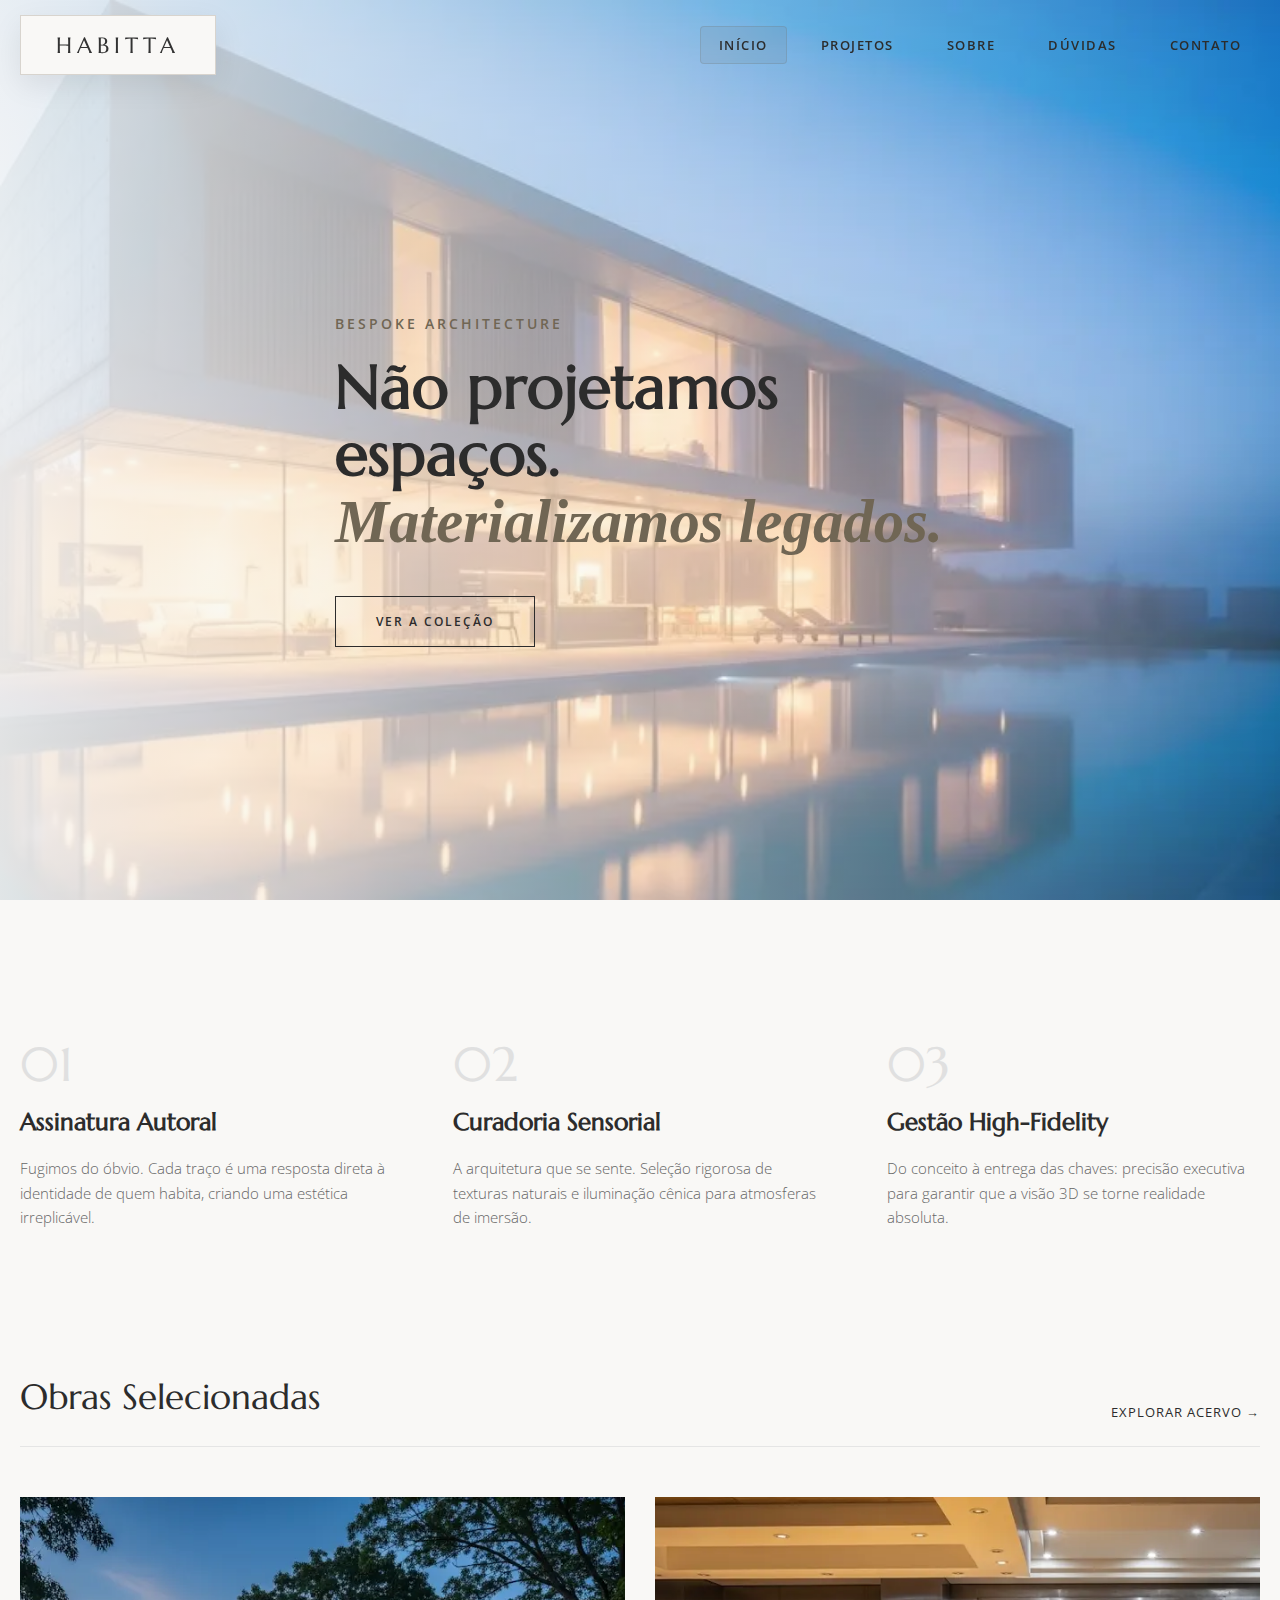
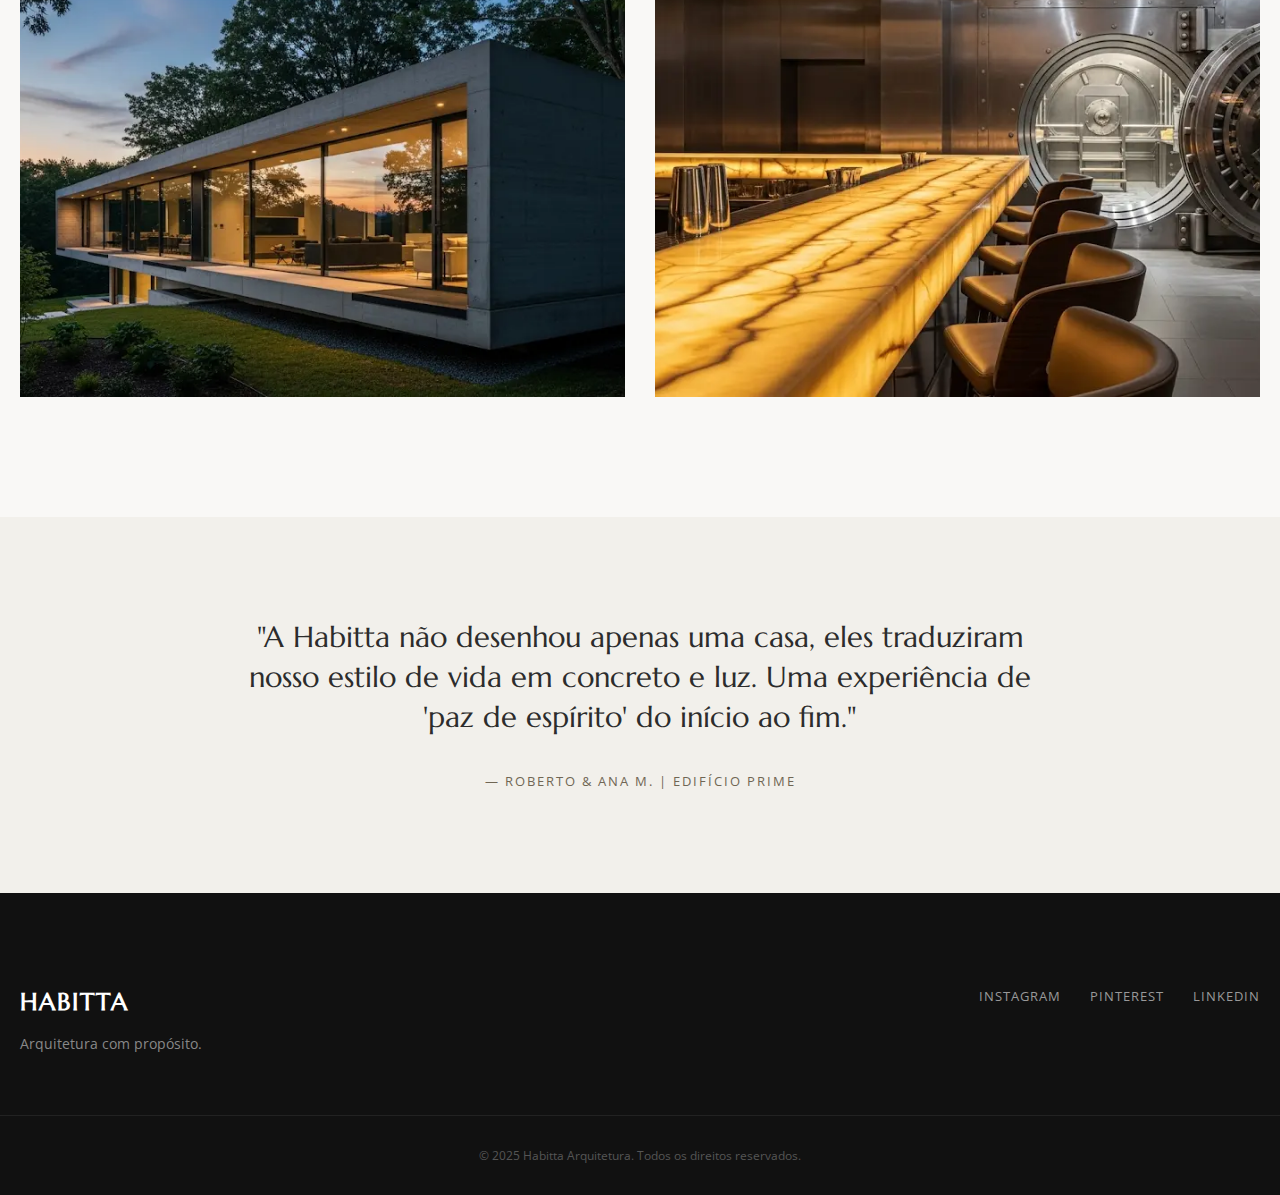
<file: index.html>
<!doctypehtml><html lang=pt-BR><meta charset=UTF-8><meta content="width=device-width,initial-scale=1"name=viewport><title>Habitta | Arquitetura de Essência</title><link href=https://fonts.googleapis.com rel=preconnect><link href=https://fonts.gstatic.com rel=preconnect crossorigin><link href="https://fonts.googleapis.com/css2?family=Marcellus&family=Open+Sans:wght@300;400;600&display=swap"rel=stylesheet><link href=css/style.css rel=stylesheet><header class=header-invert id=header><div class="container header-flex"><h1 class=logo>HABITTA</h1><div class=menu-toggle id=menu-toggle><span></span> <span></span> <span></span></div><nav class=menu id=menu><a href=index.html class=active>Início</a> <a href=projetos.html>Projetos</a> <a href=sobre.html>Sobre</a> <a href=duvidas.html>Dúvidas</a> <a href=contato.html>Contato</a></nav></div></header><section class=hero><div class=hero-overlay></div><div class="container hero-content"><span class=tagline>Bespoke Architecture</span><h1>Não projetamos espaços.<br><em>Materializamos legados.</em></h1><a href=projetos.html class=btn-luxury>Ver a Coleção</a></div></section><section class=conceito><div class="container grid-3"><div class=card><span class=num>01</span><h3>Assinatura Autoral</h3><p>Fugimos do óbvio. Cada traço é uma resposta direta à identidade de quem habita, criando uma estética irreplicável.</div><div class=card><span class=num>02</span><h3>Curadoria Sensorial</h3><p>A arquitetura que se sente. Seleção rigorosa de texturas naturais e iluminação cênica para atmosferas de imersão.</div><div class=card><span class=num>03</span><h3>Gestão High-Fidelity</h3><p>Do conceito à entrega das chaves: precisão executiva para garantir que a visão 3D se torne realidade absoluta.</div></div></section><section class=portfolio-destaque><div class=container><div class=section-header><h2>Obras Selecionadas</h2><a href=projetos.html class=link-texto>Explorar Acervo →</a></div><div class=grid-galeria><a href=casalinear.html class=galeria-item><img alt="Casa Linear"src=imagem/casa-linear.webp><div class=info-hover><h3>Casa Linear</h3><span>Private Residence</span></div></a><a href=loft.html class=galeria-item><img alt="The Vault Loft"src=imagem/loft-urbano.webp><div class=info-hover><h3>The Vault Loft</h3><span>Urban Retreat</span></div></a></div></div></section><section class=depoimento><div class=container><blockquote>"A Habitta não desenhou apenas uma casa, eles traduziram nosso estilo de vida em concreto e luz. Uma experiência de 'paz de espírito' do início ao fim."</blockquote><cite>— Roberto & Ana M. | Edifício Prime</cite></div></section><footer><div class="container footer-content"><div class=brand><h2>HABITTA</h2><p>Arquitetura com propósito.</div><div class=links><a href=#>Instagram</a> <a href=#>Pinterest</a> <a href=#>LinkedIn</a></div></div><div class=copyright><p>© 2025 Habitta Arquitetura. Todos os direitos reservados.</div></footer><script src=js/script.js></script>
</file>
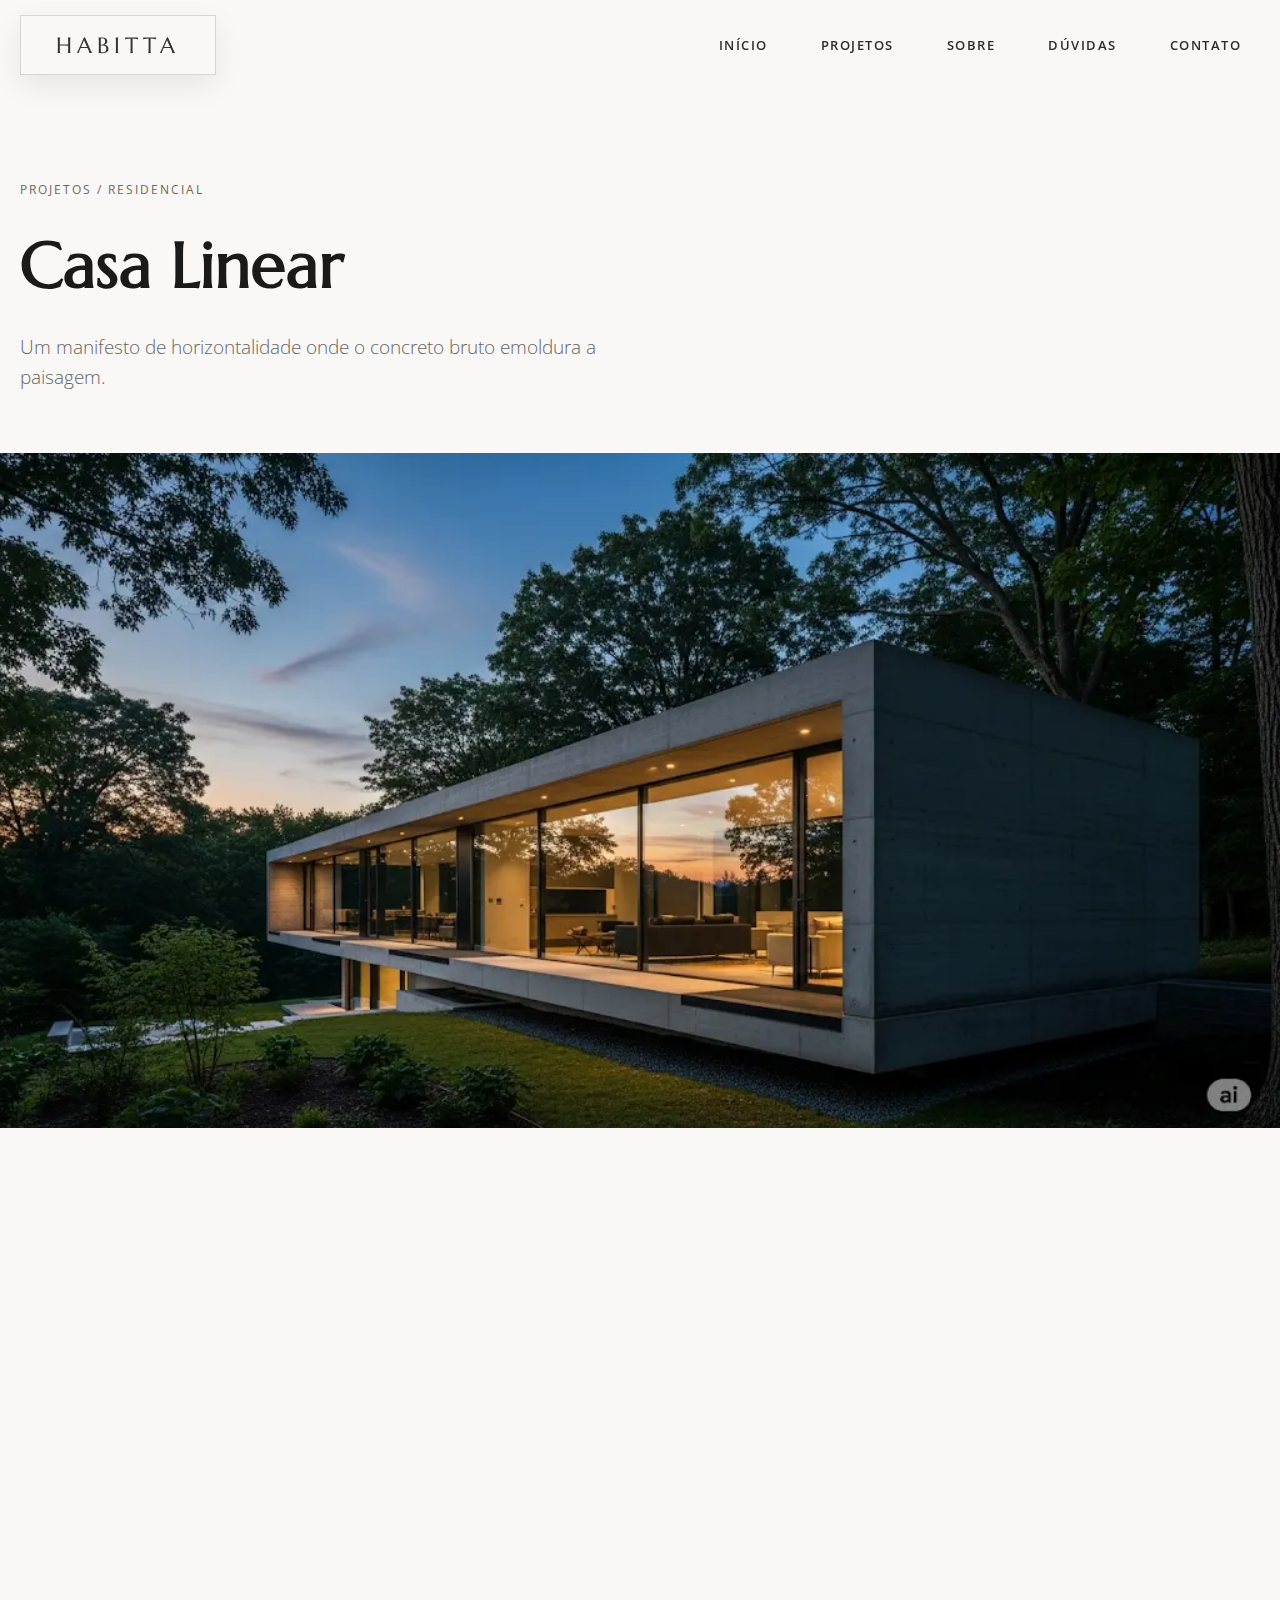
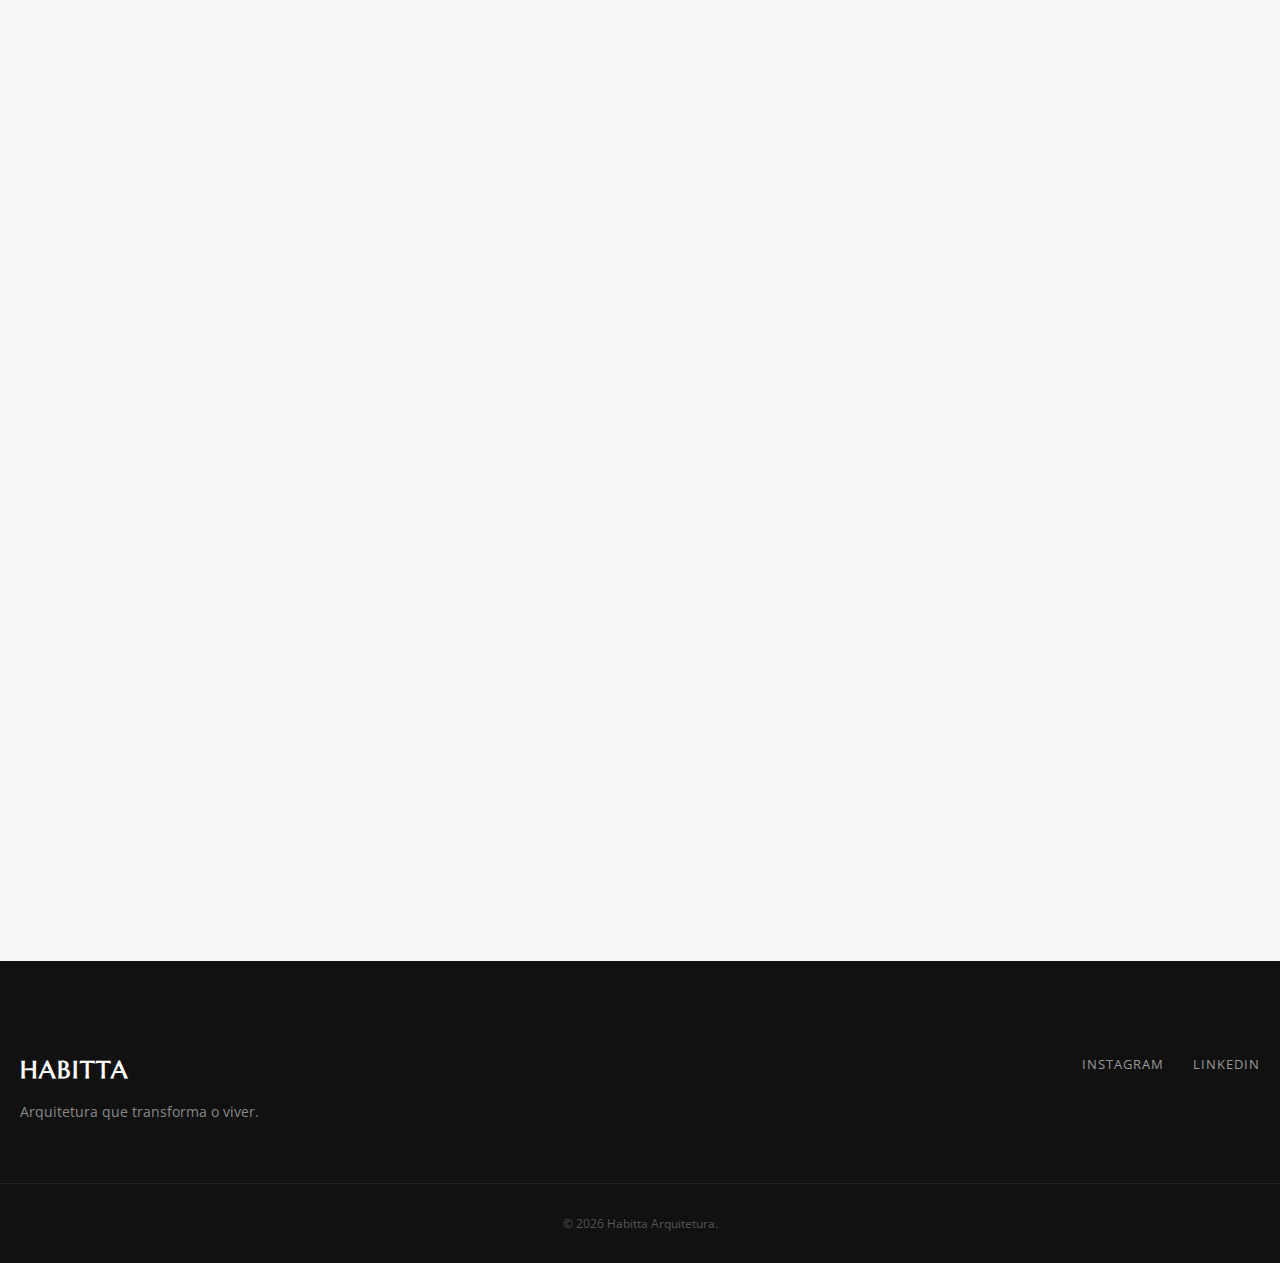
<file: casalinear.html>
<!doctypehtml><html lang=pt-BR><meta charset=UTF-8><meta content="width=device-width,initial-scale=1"name=viewport><title>Casa Linear | Habitta Arquitetura</title><link href="https://fonts.googleapis.com/css2?family=Marcellus&family=Open+Sans:wght@300;400;600&display=swap"rel=stylesheet><link href=css/style.css rel=stylesheet><link href=css/casalineardetalhe.css rel=stylesheet><body class="pagina-projeto style-clean"><header class=header-invert id=header><div class="container header-flex"><a href=index.html class=logo>HABITTA</a><div class=menu-toggle id=menu-toggle><span></span><span></span><span></span></div><nav class=menu id=menu><a href=index.html>Início</a> <a href=projetos.html>Projetos</a> <a href=sobre.html>Sobre</a> <a href=duvidas.html>Dúvidas</a> <a href=contato.html>Contato</a></nav></div></header><main><section class="container reveal projeto-header"><div class=header-content><span class=breadcrumb>Projetos / Residencial</span><h1>Casa Linear</h1><p class=subtitle>Um manifesto de horizontalidade onde o concreto bruto emoldura a paisagem.</div></section><section class="reveal projeto-hero-img"><div class=img-wrapper><img alt="Casa Linear"src=imagem/casa-linear-hero.webp class=parallax-img></div></section><section class="container projeto-sobre"><div class=grid-clean><div class="reveal col-texto"><h2>O Conceito</h2><p>Projetada para diluir os limites entre o refúgio humano e a natureza selvagem, a <strong>Casa Linear</strong> se estende como um traço único na paisagem. A arquitetura abraça a honestidade estrutural do concreto aparente e a continuidade visual.<p>Não há barreiras visuais rígidas; apenas planos de vidro que permitem que a luz do amanhecer atravesse a residência. O pátio central atua como o pulmão da casa, trazendo o verde para o núcleo da vivência familiar.<div class=destaque-box><p>"A arquitetura não deve apenas pousar sobre o terreno, mas dialogar com ele em silêncio e respeito."</div></div><div class="reveal col-ficha"><div class=ficha-box><h3>Ficha Técnica</h3><ul class=lista-detalhes><li><span>Localização</span><strong>Bragança Paulista, SP</strong><li><span>Área</span><strong>520 m²</strong><li><span>Ano</span><strong>2024</strong><li><span>Fotografia</span><strong>Built Studio</strong></ul><a href=contato.html class=btn-solid>Solicitar Orçamento</a></div></div></div></section><section class="container reveal projeto-galeria"><div class=gallery-clean><div class=gallery-item><img alt=Interior src=imagem/casa-linear-int1.webp></div><div class=gallery-item><img alt=Cozinha src=imagem/casa-linear-int2.webp></div><div class=gallery-item><img alt=Suíte src=imagem/casa-linear-int3.webp></div></div></section><section class="container reveal nav-bottom"><div class=nav-wrapper><a href=index.html class=nav-link-item>← Voltar para Início</a> <a href=loft.html class=nav-link-item>The Vault Lounge →</a></div></section></main><footer><div class="container footer-content"><div class=brand><h2>HABITTA</h2><p>Arquitetura que transforma o viver.</div><div class=links><a href=#>Instagram</a> <a href=#>LinkedIn</a></div></div><div class=copyright>© 2026 Habitta Arquitetura.</div></footer><script src=js/script.js></script>
</file>
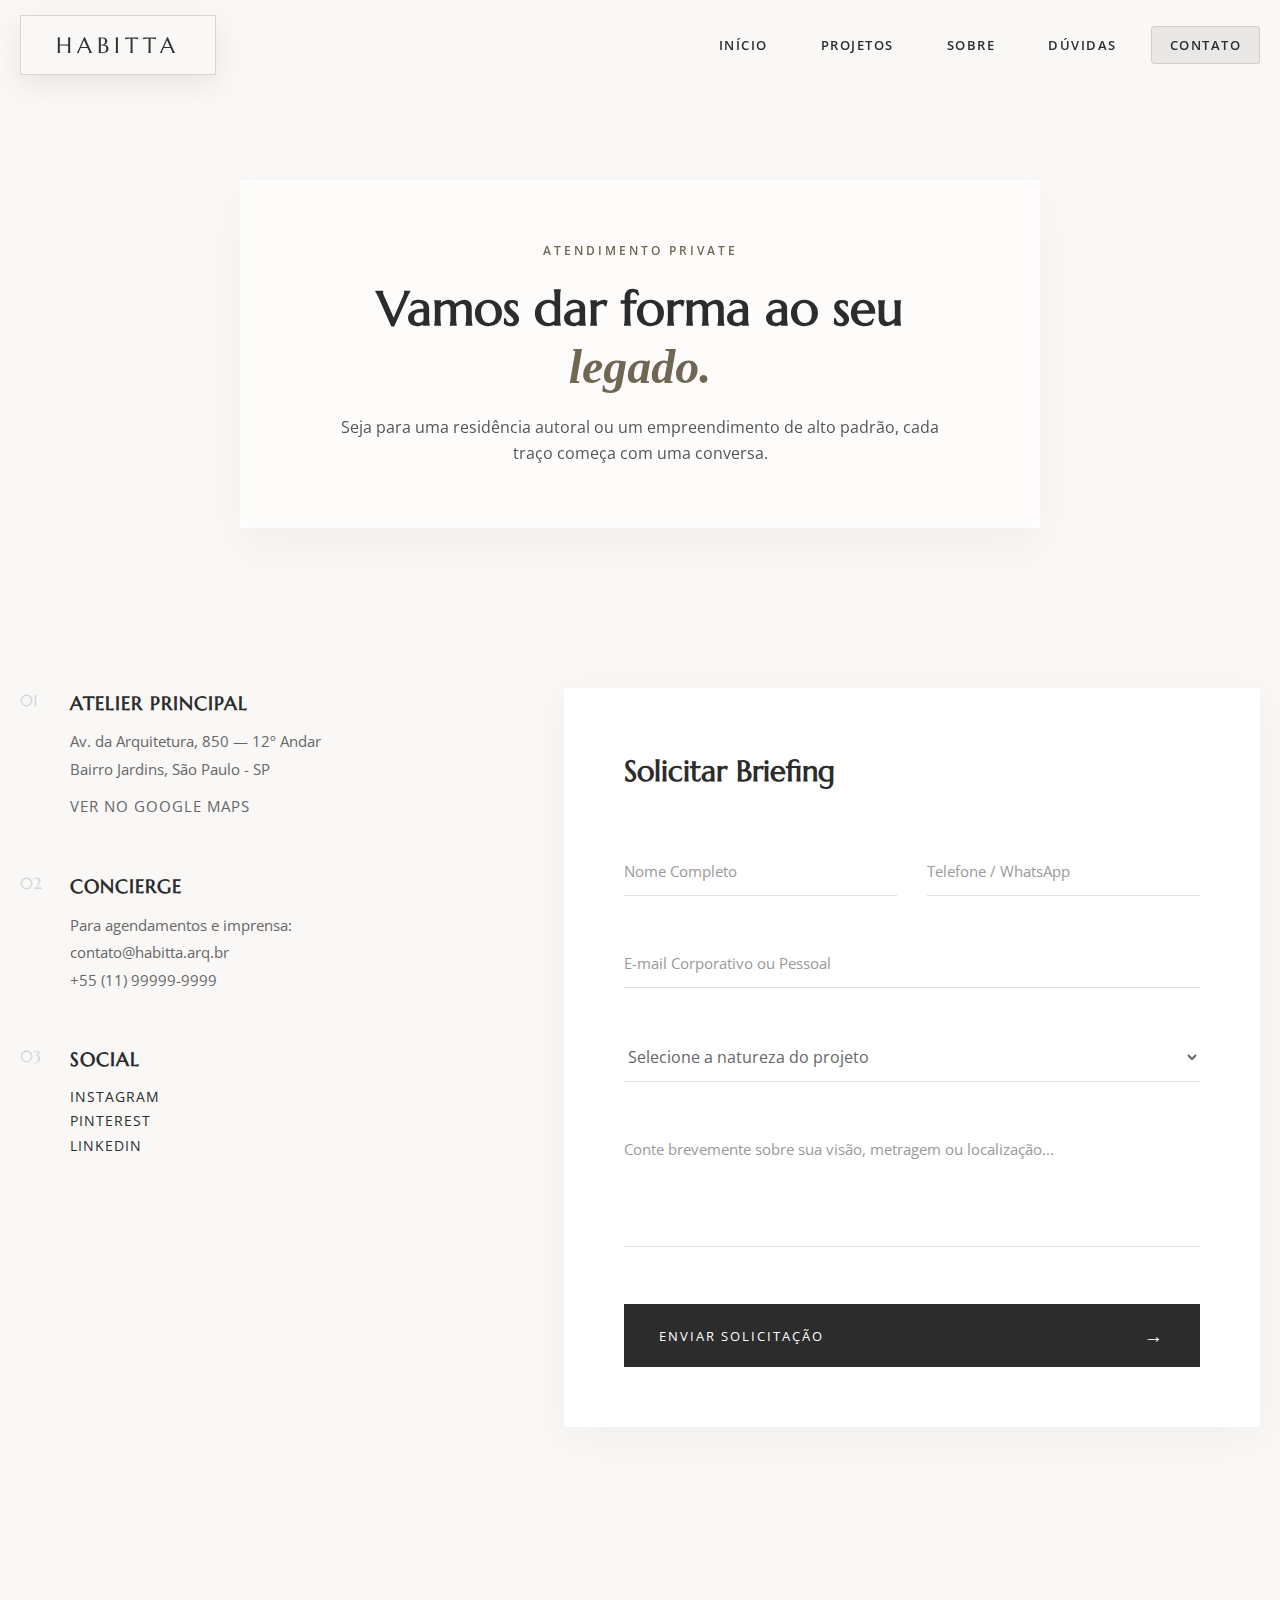
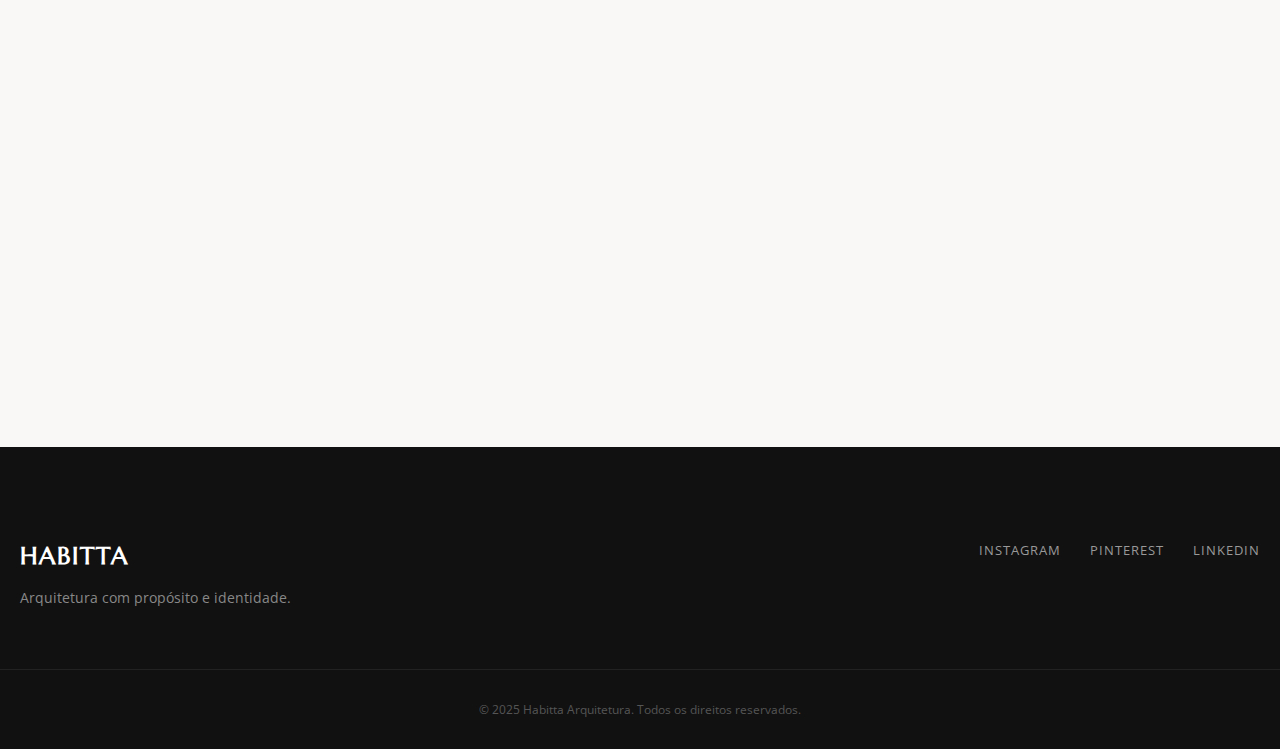
<file: contato.html>
<!doctypehtml><html lang=pt-BR><meta charset=UTF-8><meta content="width=device-width,initial-scale=1"name=viewport><title>Contato & Consultoria | Habitta</title><meta content="Inicie seu projeto Bespoke com a Habitta. Consultoria de arquitetura e interiores de alto padrão."name=description><link href=imagem/favicon.ico rel=icon type=image/x-icon><link href=https://fonts.googleapis.com rel=preconnect><link href=https://fonts.gstatic.com rel=preconnect crossorigin><link href="https://fonts.googleapis.com/css2?family=Marcellus&family=Open+Sans:wght@300;400;600&display=swap"rel=stylesheet><link href=css/style.css rel=stylesheet><link href=css/contato.css rel=stylesheet><header class=header-invert id=header><div class="container header-flex"><a href=index.html class=logo>HABITTA</a><div class=menu-toggle id=menu-toggle><span></span> <span></span> <span></span></div><nav class=menu id=menu><a href=index.html>Início</a> <a href=projetos.html>Projetos</a> <a href=sobre.html>Sobre</a> <a href=duvidas.html>Dúvidas</a> <a href=contato.html class=active>Contato</a></nav></div></header><section class=page-hero><div class=container><div class="animar hero-card-glass"><span class=eyebrow>Atendimento Private</span><h1>Vamos dar forma ao seu <em>legado.</em></h1><p>Seja para uma residência autoral ou um empreendimento de alto padrão, cada traço começa com uma conversa.</div></div></section><section class=contact-main><div class="container grid-contact"><aside class="animar contact-info"><div class=info-group><span class=serial-num>01</span><h3>Atelier Principal</h3><p>Av. da Arquitetura, 850 — 12º Andar<br>Bairro Jardins, São Paulo - SP</p><a href=# class=link-gold>Ver no Google Maps</a></div><div class=info-group><span class=serial-num>02</span><h3>Concierge</h3><p>Para agendamentos e imprensa:<p class=contact-link>contato@habitta.arq.br<p class=contact-link>+55 (11) 99999-9999</div><div class=info-group><span class=serial-num>03</span><h3>Social</h3><div class=social-list><a href=#>Instagram</a> <a href=#>Pinterest</a> <a href=#>LinkedIn</a></div></div></aside><div class="animar form-wrapper"><h2 class=form-title>Solicitar Briefing</h2><form action=https://formspree.io/f/SEU-ENDPOINT class=habitta-form method=POST><input name=_next type=hidden value=https://SEU-DOMINIO/obrigado.html><div class=input-row><div class=input-group><input name=nome id=nome placeholder=" "required> <label for=nome>Nome Completo</label></div><div class=input-group><input name=telefone id=telefone placeholder=" "required type=tel> <label for=telefone>Telefone / WhatsApp</label></div></div><div class=input-group><input name=email id=email placeholder=" "required type=email> <label for=email>E-mail Corporativo ou Pessoal</label></div><div class=input-group><select id=assunto name=assunto required><option value=""disabled selected>Selecione a natureza do projeto<option value=residencial>Projeto Residencial Bespoke<option value=comercial>Corporativo / Comercial<option value=interiores>Consultoria de Interiores<option value=imprensa>Imprensa / Outros</select></div><div class=input-group><textarea id=mensagem name=mensagem placeholder=" "required></textarea> <label for=mensagem>Conte brevemente sobre sua visão, metragem ou localização...</label></div><button class=btn-luxury-submit type=submit>Enviar Solicitação <span class=arrow>→</span></button></form></div></div></section><section class=mapa-cinematografico><iframe allowfullscreen height=500 loading=lazy src="https://www.google.com/maps/embed?pb=!1m18!1m12!1m3!1d3657.1975!2d-46.656!3d-23.563!2m3!1f0!2f0!3f0!3m2!1i1024!2i768!4f13.1!3m3!1m2!1s0x0%3A0x0!2zMjPCsDMzJzQ2LjgiUyA0NsKwMzknMjEuNiJX!5e0!3m2!1spt-BR!2sbr!4v1600000000000!5m2!1spt-BR!2sbr"style=border:0 width=100%></iframe></section><footer><div class="container footer-content"><div class=brand><h2>HABITTA</h2><p>Arquitetura com propósito e identidade.</div><div class=links><a href=#>Instagram</a> <a href=#>Pinterest</a> <a href=#>LinkedIn</a></div></div><div class=copyright><p>© 2025 Habitta Arquitetura. Todos os direitos reservados.</div></footer><script src=js/script.js></script>
</file>
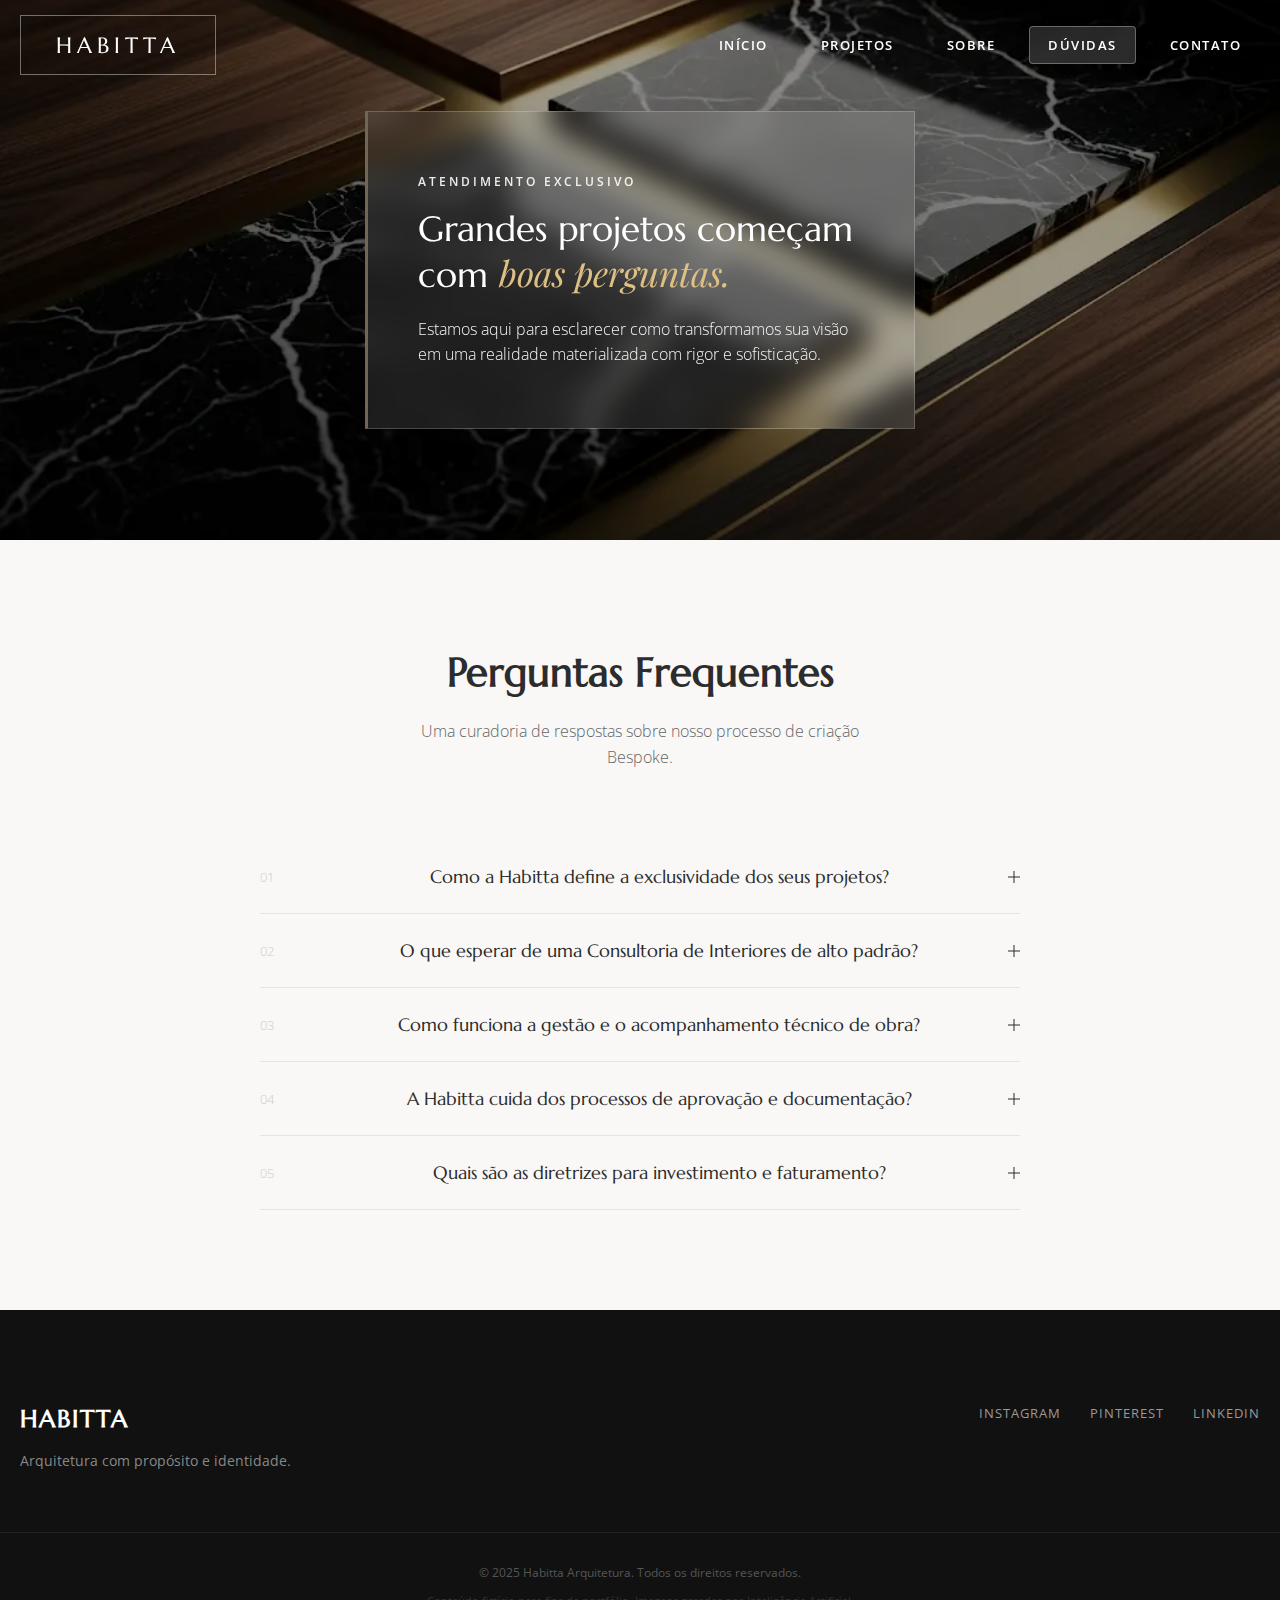
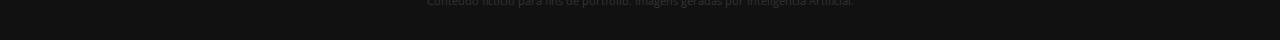
<file: duvidas.html>
<!doctypehtml><html lang=pt-BR><meta charset=UTF-8><meta content="width=device-width,initial-scale=1"name=viewport><title>Dúvidas & Processos | Habitta Arquitetura</title><meta content="Esclareça suas dúvidas sobre o processo de design bespoke da Habitta Arquitetura. Excelência em projetos residenciais e comerciais de alto padrão."name=description><meta content="habitta arquitetura, arquitetura de luxo, bespoke design, consultoria arquitetônica, projetos alto padrão"name=keywords><meta content="Habitta Arquitetura"name=author><meta content="Dúvidas | Habitta Arquitetura"property=og:title><meta content="Entenda como materializamos projetos exclusivos com rigor técnico e sofisticação."property=og:description><meta content=imagem/banner-duvidas.webp property=og:image><meta content=website property=og:type><link href=imagem/favicon.ico rel=icon type=image/x-icon><link href=https://fonts.googleapis.com rel=preconnect><link href=https://fonts.gstatic.com rel=preconnect crossorigin><link href="https://fonts.googleapis.com/css2?family=Marcellus&family=Open+Sans:wght@300;400;600&family=Playfair+Display:ital@1&display=swap"rel=stylesheet><link href=css/style.css rel=stylesheet><link href=css/duvidas.css rel=stylesheet><header id=header><div class="container header-flex"><a href=index.html class=logo>HABITTA</a><div class=menu-toggle id=menu-toggle><span></span> <span></span> <span></span></div><nav class=menu id=menu><a href=index.html>Início</a> <a href=projetos.html>Projetos</a> <a href=sobre.html>Sobre</a> <a href=duvidas.html class=active>Dúvidas</a> <a href=contato.html>Contato</a></nav></div></header><section class=page-hero><div class=container><div class="animar hero-card-glass"><span class=eyebrow>Atendimento Exclusivo</span><h1>Grandes projetos começam com <em>boas perguntas.</em></h1><p>Estamos aqui para esclarecer como transformamos sua visão em uma realidade materializada com rigor e sofisticação.</div></div></section><section class=faq-section><div class="container small-container"><div class="animar faq-header"><h2 class=secao-titulo>Perguntas Frequentes</h2><p>Uma curadoria de respostas sobre nosso processo de criação Bespoke.</div><div class=accordion><div class="animar accordion-item"><button class=accordion-btn><span class=num>01</span> Como a Habitta define a exclusividade dos seus projetos? <span class=icon></span></button><div class=accordion-content><div class=content-inner><p>Não acreditamos em fórmulas replicáveis. Cada residência ou espaço corporativo é desenvolvido através de um <strong>Bespoke Design</strong>, onde as linhas minimalistas encontram a identidade sensorial do cliente. O resultado é um projeto autoral e irreplicável.</div></div></div><div class="animar accordion-item"><button class=accordion-btn><span class=num>02</span> O que esperar de uma Consultoria de Interiores de alto padrão? <span class=icon></span></button><div class=accordion-content><div class=content-inner><p>Nossa consultoria é uma curadoria estética e técnica. Focamos na seleção de materiais nobres e mobiliário que dialogue com a arquitetura existente. É a solução ideal para quem busca elevar a sofisticação de um ambiente com agilidade e precisão.</div></div></div><div class="animar accordion-item"><button class=accordion-btn><span class=num>03</span> Como funciona a gestão e o acompanhamento técnico de obra? <span class=icon></span></button><div class=accordion-content><div class=content-inner><p>O maior luxo é a paz de espírito. Oferecemos um acompanhamento rigoroso para garantir que o <strong>High-fidelity</strong> do projeto 3D se materialize com perfeição. Gerimos os detalhes técnicos e a qualidade dos acabamentos finos.</div></div></div><div class="animar accordion-item"><button class=accordion-btn><span class=num>04</span> A Habitta cuida dos processos de aprovação e documentação? <span class=icon></span></button><div class=accordion-content><div class=content-inner><p>Sim. Cuidamos de toda a inteligência normativa e burocrática. Desde os projetos legais até a aprovação em órgãos municipais, garantindo que o seu investimento esteja assegurado e em conformidade.</div></div></div><div class="animar accordion-item"><button class=accordion-btn><span class=num>05</span> Quais são as diretrizes para investimento e faturamento? <span class=icon></span></button><div class=accordion-content><div class=content-inner><p>Trabalhamos com contratos estruturados por marcos de entrega (milestones). Oferecemos total transparência financeira com faturamento personalizado, garantindo segurança jurídica e financeira em cada etapa.</div></div></div></div></div></section><footer><div class="container footer-content"><div class=brand><h2>HABITTA</h2><p>Arquitetura com propósito e identidade.</div><div class=links><a href=#>Instagram</a> <a href=#>Pinterest</a> <a href=#>LinkedIn</a></div></div><div class=copyright><p>© 2025 Habitta Arquitetura. Todos os direitos reservados.<p class=footer-disclaimer style=font-size:.7rem;opacity:.5;margin-top:10px>Conteúdo fictício para fins de portfólio. Imagens geradas por Inteligência Artificial.</div></footer><script src=js/script.js></script>
</file>
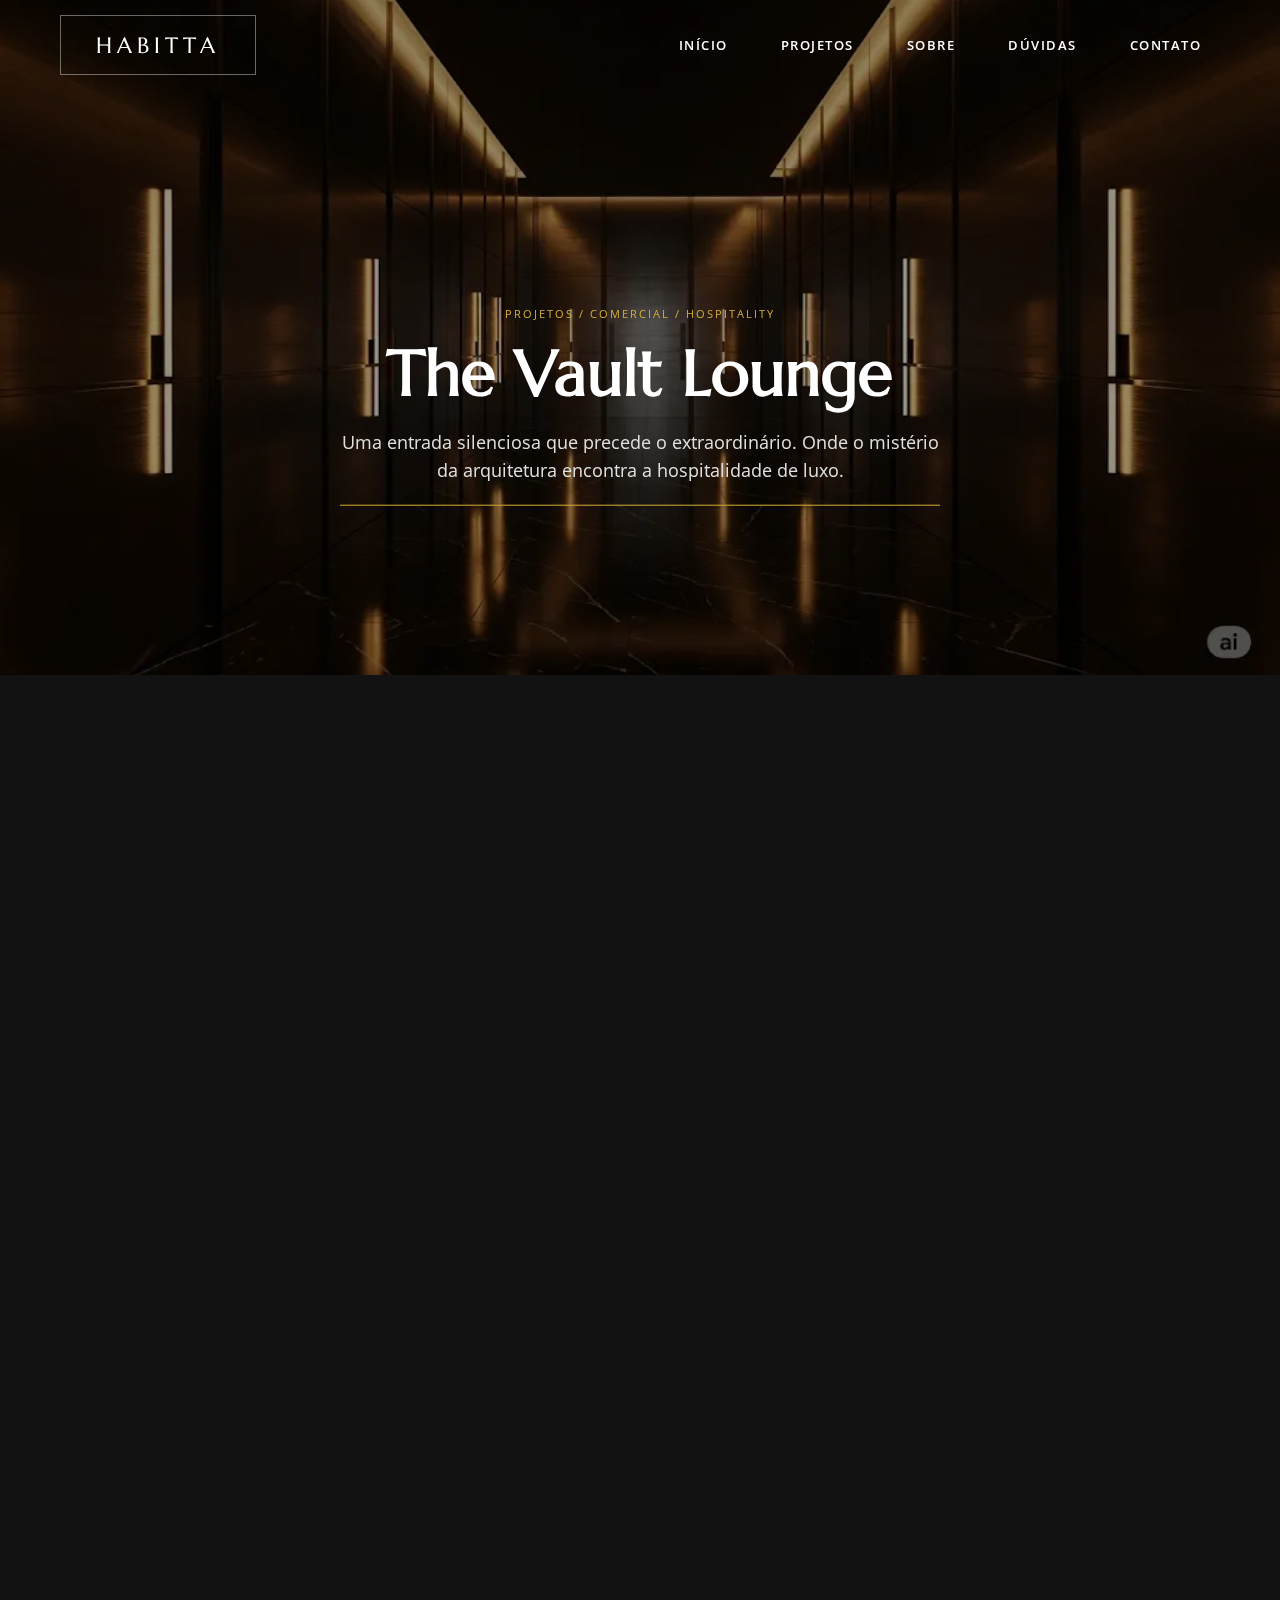
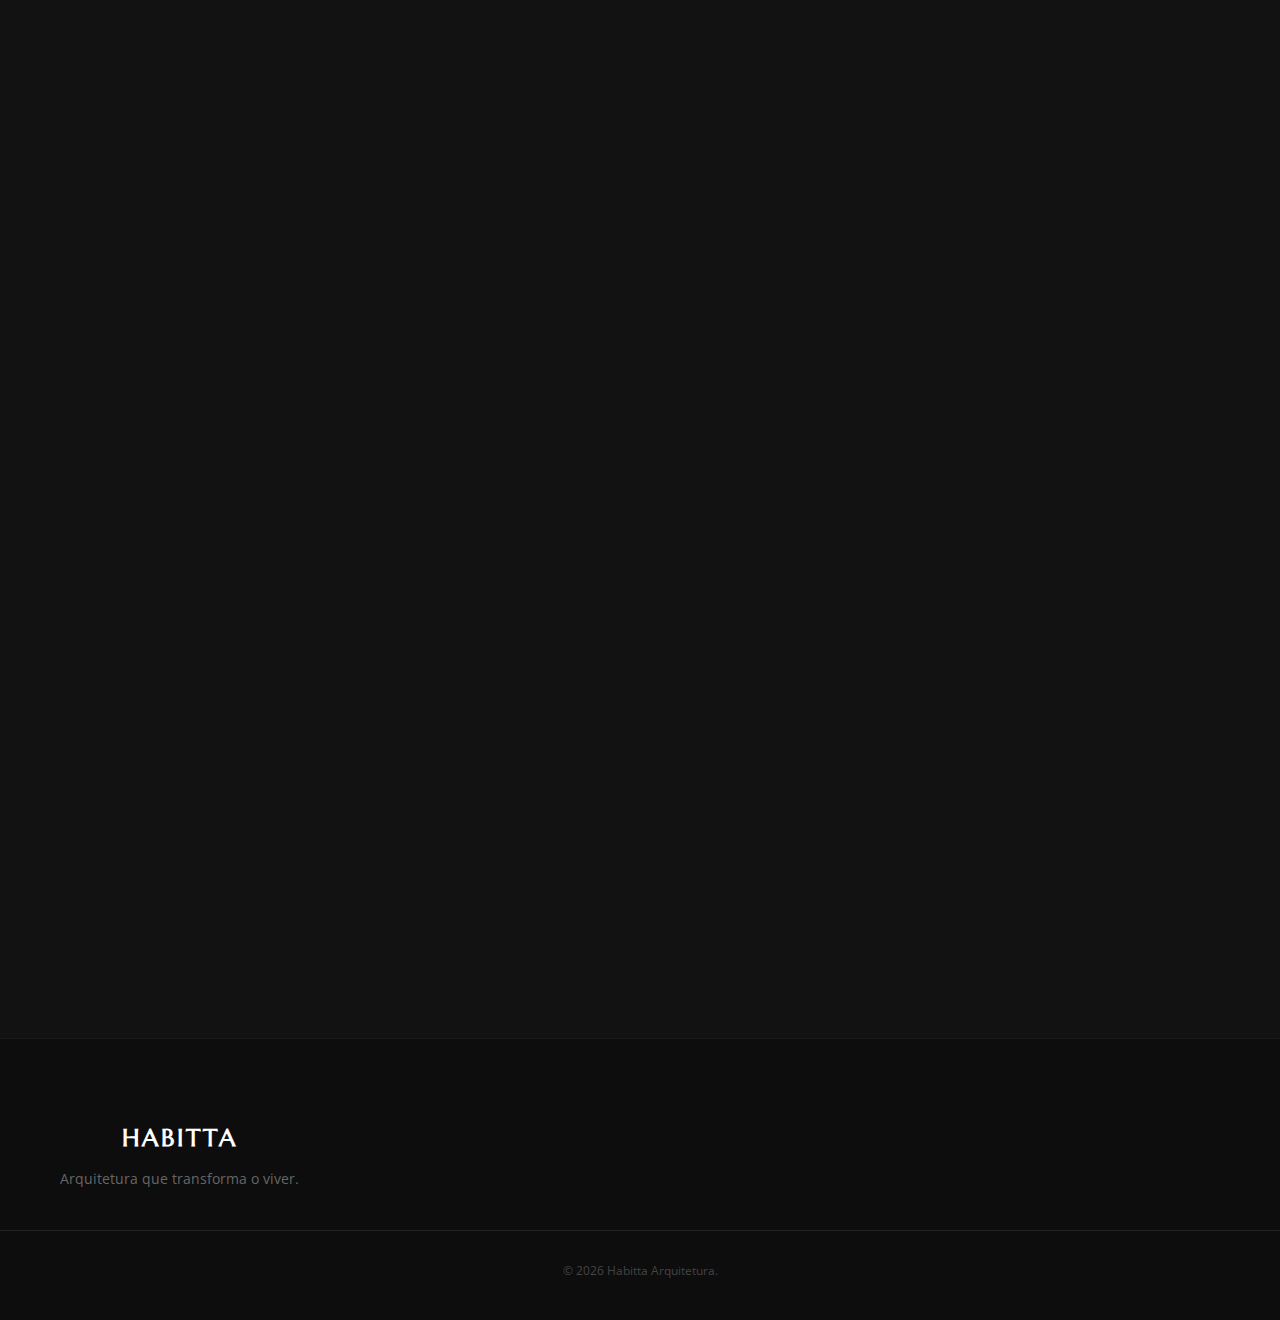
<file: loft.html>
<!doctypehtml><html lang=pt-BR><meta charset=UTF-8><meta content="width=device-width,initial-scale=1"name=viewport><title>The Vault Lounge | Habitta Arquitetura</title><link href="https://fonts.googleapis.com/css2?family=Marcellus&family=Open+Sans:wght@300;400;600&display=swap"rel=stylesheet><link href=css/style.css rel=stylesheet><link href=css/loftdetalhe.css rel=stylesheet><body class=pagina-projeto><header id=header><div class="container header-flex"><a href=index.html class=logo>HABITTA</a><div class=menu-toggle id=menu-toggle><span></span> <span></span> <span></span></div><nav class=menu id=menu><a href=index.html>Início</a> <a href=projetos.html>Projetos</a> <a href=sobre.html>Sobre</a> <a href=duvidas.html>Dúvidas</a> <a href=contato.html>Contato</a></nav></div></header><main><section class="reveal projeto-hero-img"><div class=img-wrapper><img alt="The Vault Lounge"src=imagem/loft-hero-detalhe.webp class=parallax-img><div class="container header-content"><span class=breadcrumb>Projetos / Comercial / Hospitality</span><h1>The Vault Lounge</h1><p class=subtitle>Uma entrada silenciosa que precede o extraordinário. Onde o mistério da arquitetura encontra a hospitalidade de luxo.</div></div></section><section class="container projeto-sobre"><div class=grid-clean><div class="reveal col-texto"><h2>O Conceito</h2><p>Localizado no subsolo de um antigo edifício bancário, o <strong>The Vault Lounge</strong> transforma a frieza do aço industrial em um refúgio de calor e exclusividade. O projeto gira em torno da icônica porta de caixa-forte circular.<p>O destaque absoluto é o balcão em <strong>pedra ônix retroiluminada</strong>. Sua incandescência dourada dialoga com o metal escovado das paredes, criando uma atmosfera "noir" contemporânea.<div class=destaque-box><p>"Onde antes guardava-se ouro, hoje celebra-se o tempo. A arquitetura aqui não constrói paredes, ela revela histórias."</div></div><div class="reveal col-ficha"><div class=ficha-box><h3>Ficha Técnica</h3><ul class=lista-detalhes><li><span>Tipologia</span><strong>Comercial</strong><li><span>Localização</span><strong>São Paulo, SP</strong><li><span>Área</span><strong>185 m²</strong><li><span>Materialidade</span><strong>Aço, Ônix & Veludo</strong><li><span>Ano</span><strong>2025</strong></ul><a href=contato.html class=btn-solid>Solicitar Orçamento</a></div></div></div></section><section class="reveal container projeto-galeria"><div class=gallery-clean><div class="reveal gallery-item destaque-full"><img alt=Ônix src=imagem/loft-onix-detalhe.webp><div class=gallery-info><h4>O Coração da Luz</h4><span class=category>Ônix Natural Retroiluminado</span></div></div><div class="reveal gallery-item"><img alt=Ônix src=imagem/loft-ambiente-detalhe.webp><div class=gallery-info><h4>Ambiente</h4><span class=category>Salão de Estar Noir</span></div></div><div class="reveal gallery-item"><img alt=Ônix src=imagem/loft-portal-detalhe.webp><div class=gallery-info><h4>Arquitetônico<h4><span class=category>O Portal Circular</span></div></div><div class="reveal gallery-item"><img alt=Ônix src=imagem/loft-sensorial-detalhe.webp><div class=gallery-info><h4>Sensorial</h4><span class=category>Alquimia Metálica</span></div></div></section><section class="reveal container nav-bottom"><div class=nav-wrapper><a href=casalinear.html class=nav-link-item>← Casa Linear</a> <a href=index.html class=nav-link-item>Voltar para o início →</a></div></section></main><footer><div class="container footer-content"><div class=brand><h2>HABITTA</h2><p>Arquitetura que transforma o viver.</div></div><div class=copyright>© 2026 Habitta Arquitetura.</div></footer><script src=js/script.js></script>
</file>
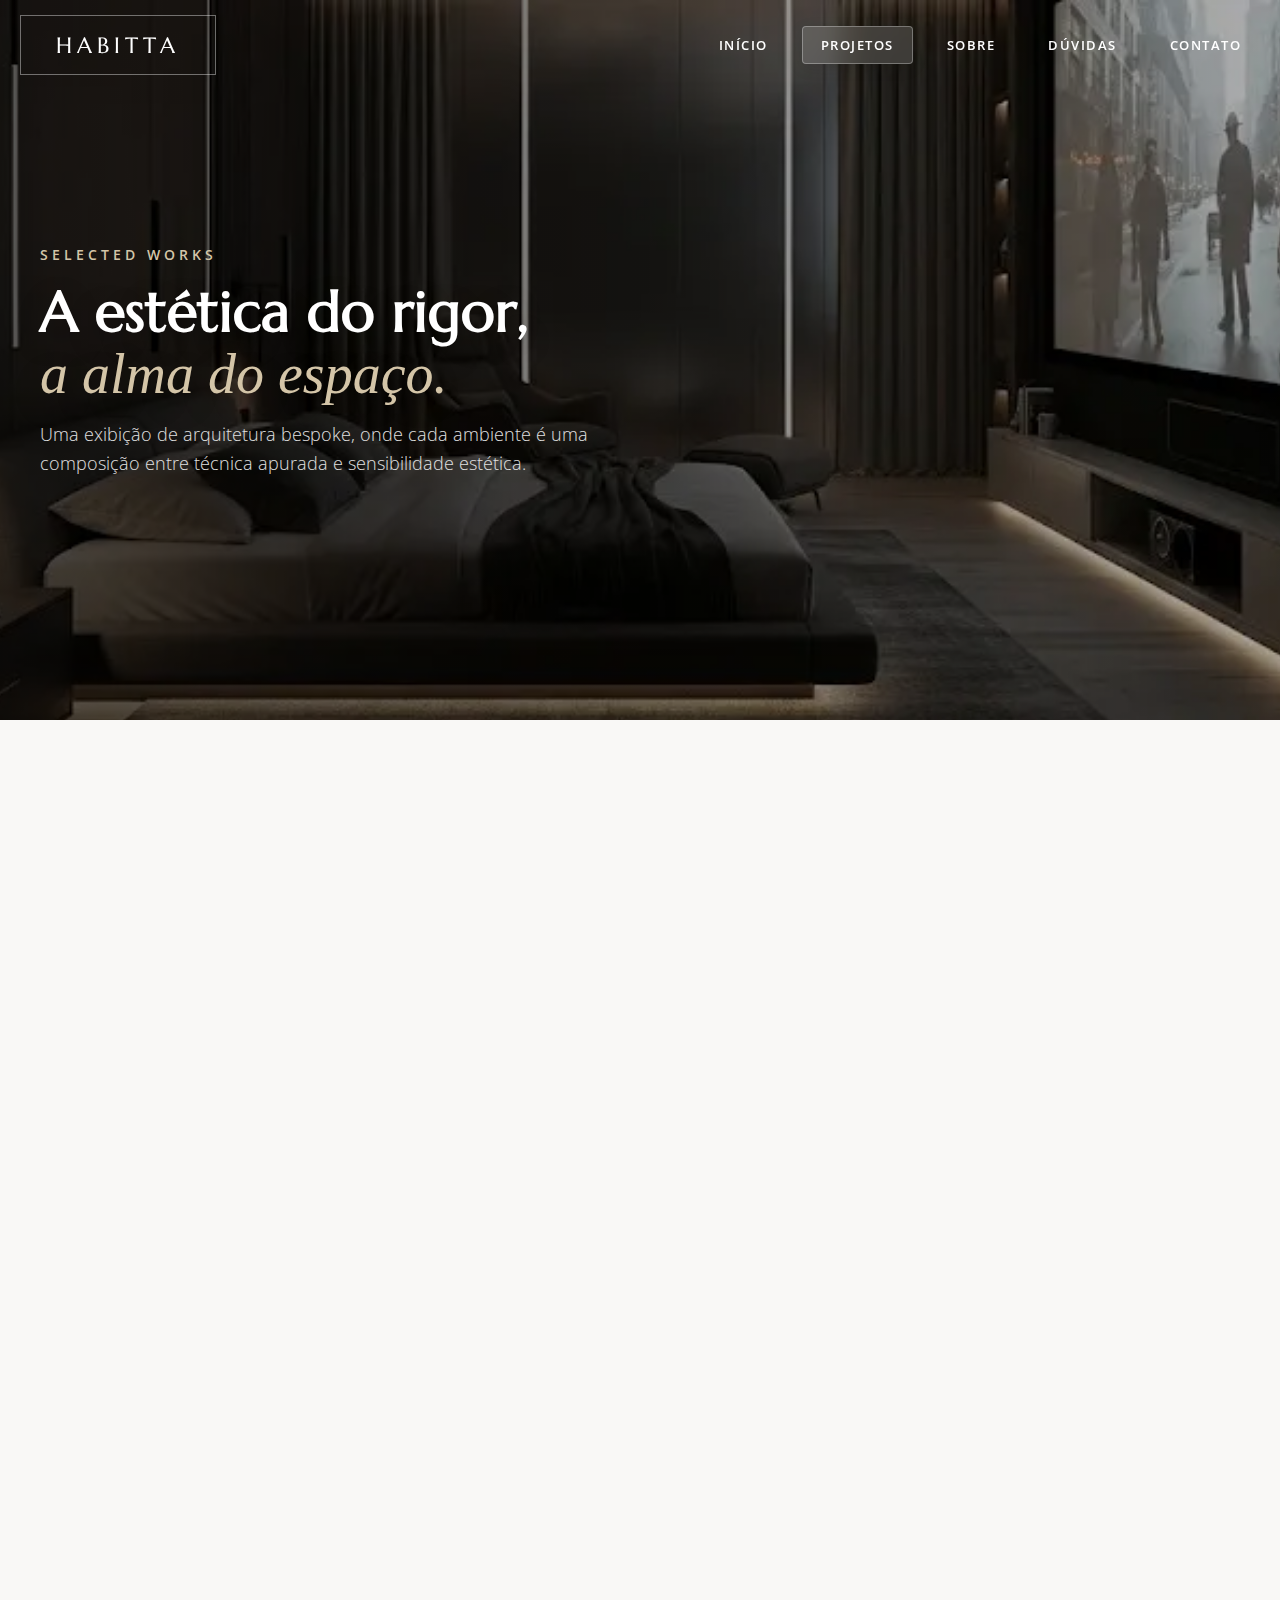
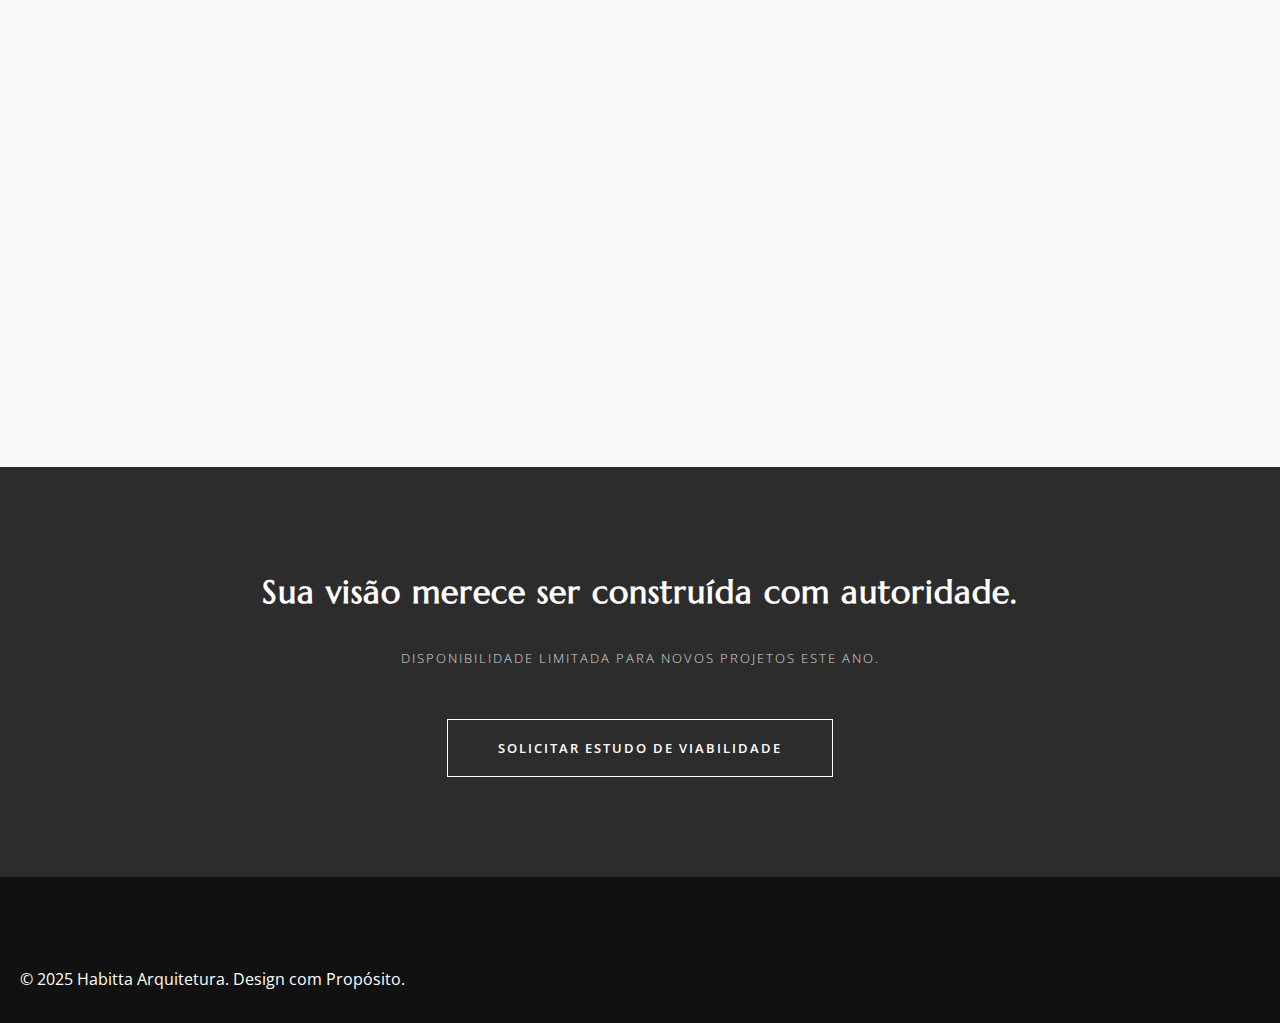
<file: projetos.html>
<!doctypehtml><html lang=pt-BR><meta charset=UTF-8><meta content="width=device-width,initial-scale=1"name=viewport><title>Projetos | Habitta</title><link href=https://fonts.googleapis.com rel=preconnect><link href=https://fonts.gstatic.com rel=preconnect crossorigin><link href="https://fonts.googleapis.com/css2?family=Marcellus&family=Open+Sans:wght@300;400;600&display=swap"rel=stylesheet><link href=css/style.css rel=stylesheet><link href=css/projetos.css rel=stylesheet><header id=header><div class="container header-flex"><a href="index.html" style="text-decoration:none; color:inherit;"><h1 class=logo>HABITTA</h1></a><div class=menu-toggle id=menu-toggle><span></span><span></span><span></span></div><nav class=menu id=menu><a href=index.html>Início</a> <a href=projetos.html class=active>Projetos</a> <a href=sobre.html>Sobre</a> <a href=duvidas.html>Dúvidas</a> <a href=contato.html>Contato</a></nav></div></header><section class=banner-projetos><div class="container banner-flex"><div class="animar banner-box"><span class=tagline>Selected Works</span><h1>A estética do rigor,<br><em>a alma do espaço.</em></h1><p>Uma exibição de arquitetura bespoke, onde cada ambiente é uma composição entre técnica apurada e sensibilidade estética.</div></div></section><section class="container interiores"><div class="animar bloco"><div class=imagem><img alt="Living Habitta"src=imagem/interior-sala.webp> <span class=ano>2024</span></div><div class=texto><h3>Modernismo Tropical</h3><p>Nesta residência, a sofisticação respira através de uma reinterpretação contemporânea. O <strong>concreto arquitetônico polido</strong> serve de moldura para o paisagismo exuberante, enquanto vãos livres monumentais permitem uma transição imperceptível entre o interno e o externo. O luxo aqui é a fluidez: o design italiano dialoga com a luz solar brasileira em um equilíbrio milimétrico.</div></div><div class="animar bloco invertido"><div class=imagem><img alt="Gourmet Habitta"src=imagem/interior-cozinha.webp> <span class=ano>2023</span></div><div class=texto><h3>Minimalismo Monumental</h3><p>Pureza visual elevada ao extremo. A ilha monolítica em <strong>Mármore Calacatta Gold</strong> ancora o espaço, ocultando toda a complexidade tecnológica em sistemas <em>flush</em> e marcenaria inteligente <em>push-to-open</em>. É uma arquitetura de planos limpos, desenhada para quem valoriza a liberdade do horizonte dentro do próprio lar.</div></div></section><section class=chamada-final><div class=container><h2>Sua visão merece ser construída com autoridade.</h2><p class=txt-escassez>Disponibilidade limitada para novos projetos este ano.</p><a href=contato.html class=btn-luxury>Solicitar Estudo de Viabilidade</a></div></section><footer><div class=container><p>© 2025 Habitta Arquitetura. Design com Propósito.</div></footer><script src=js/script.js></script>
</file>
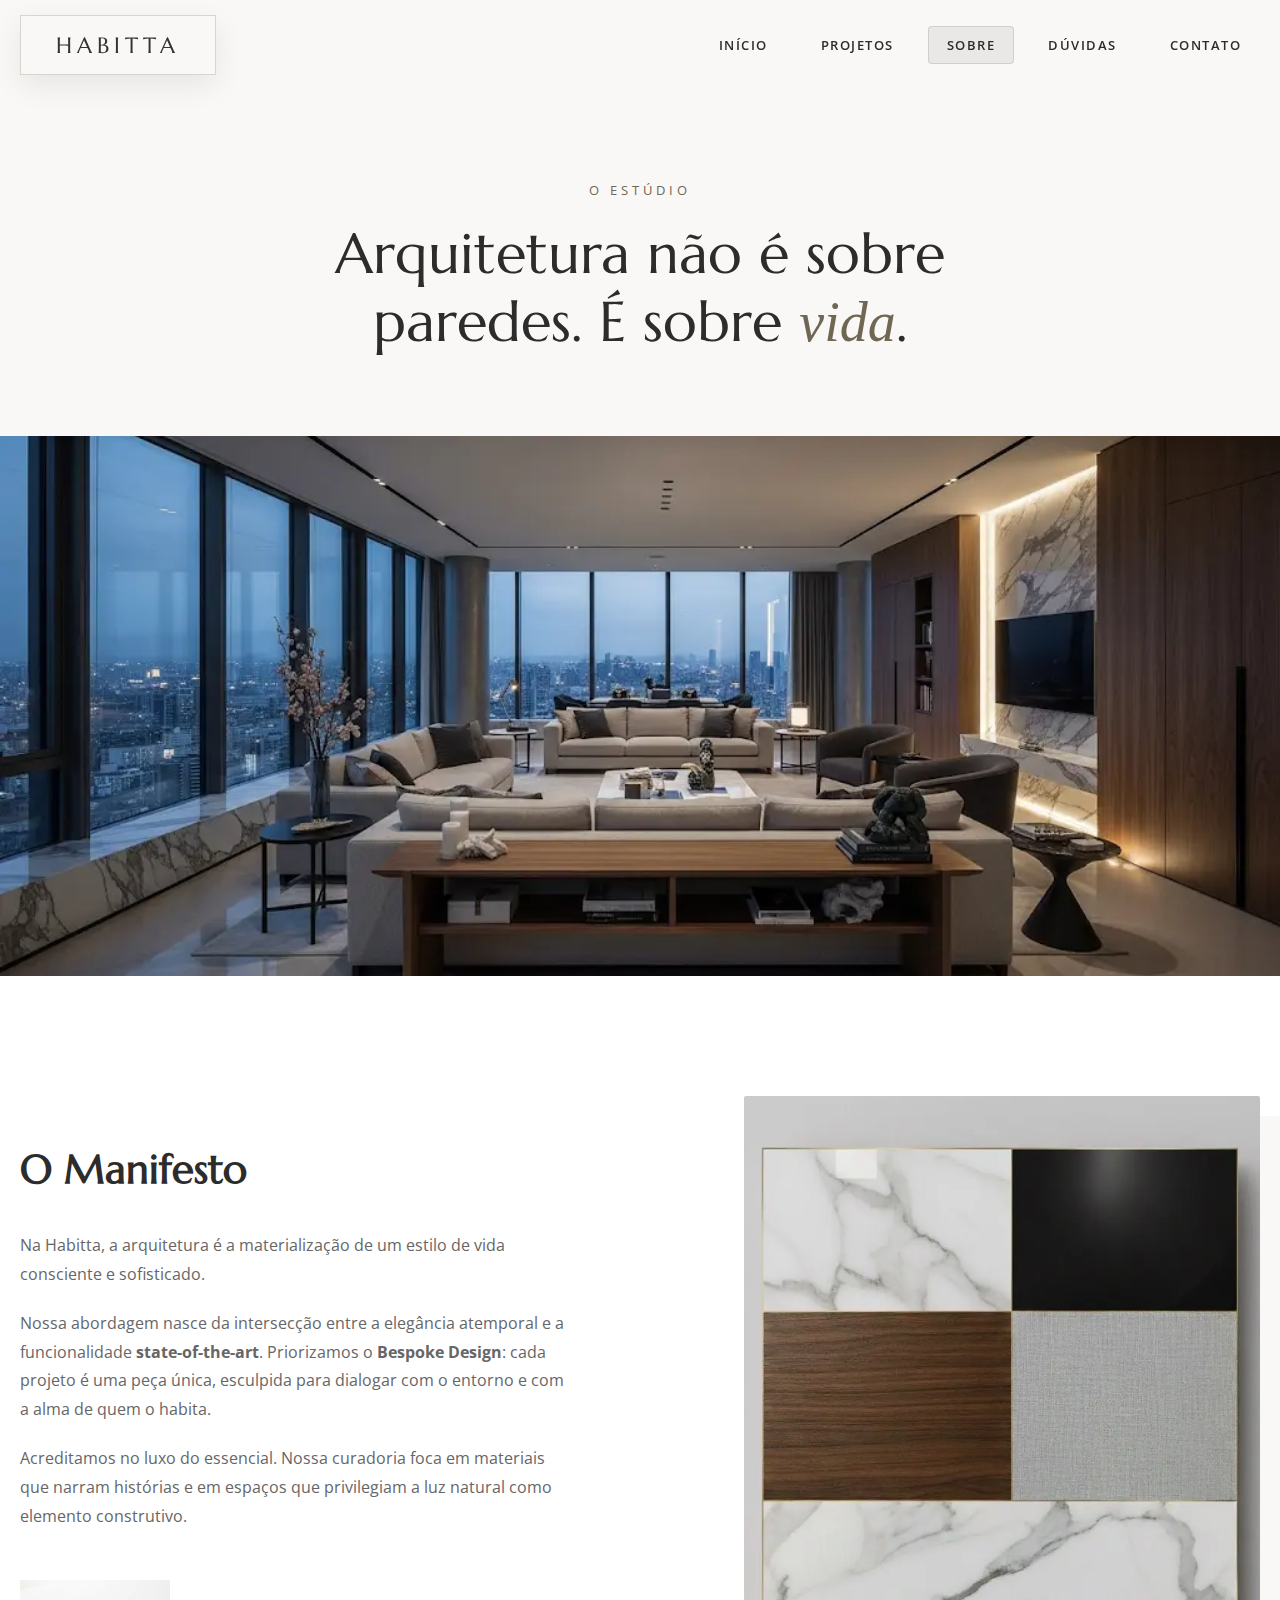
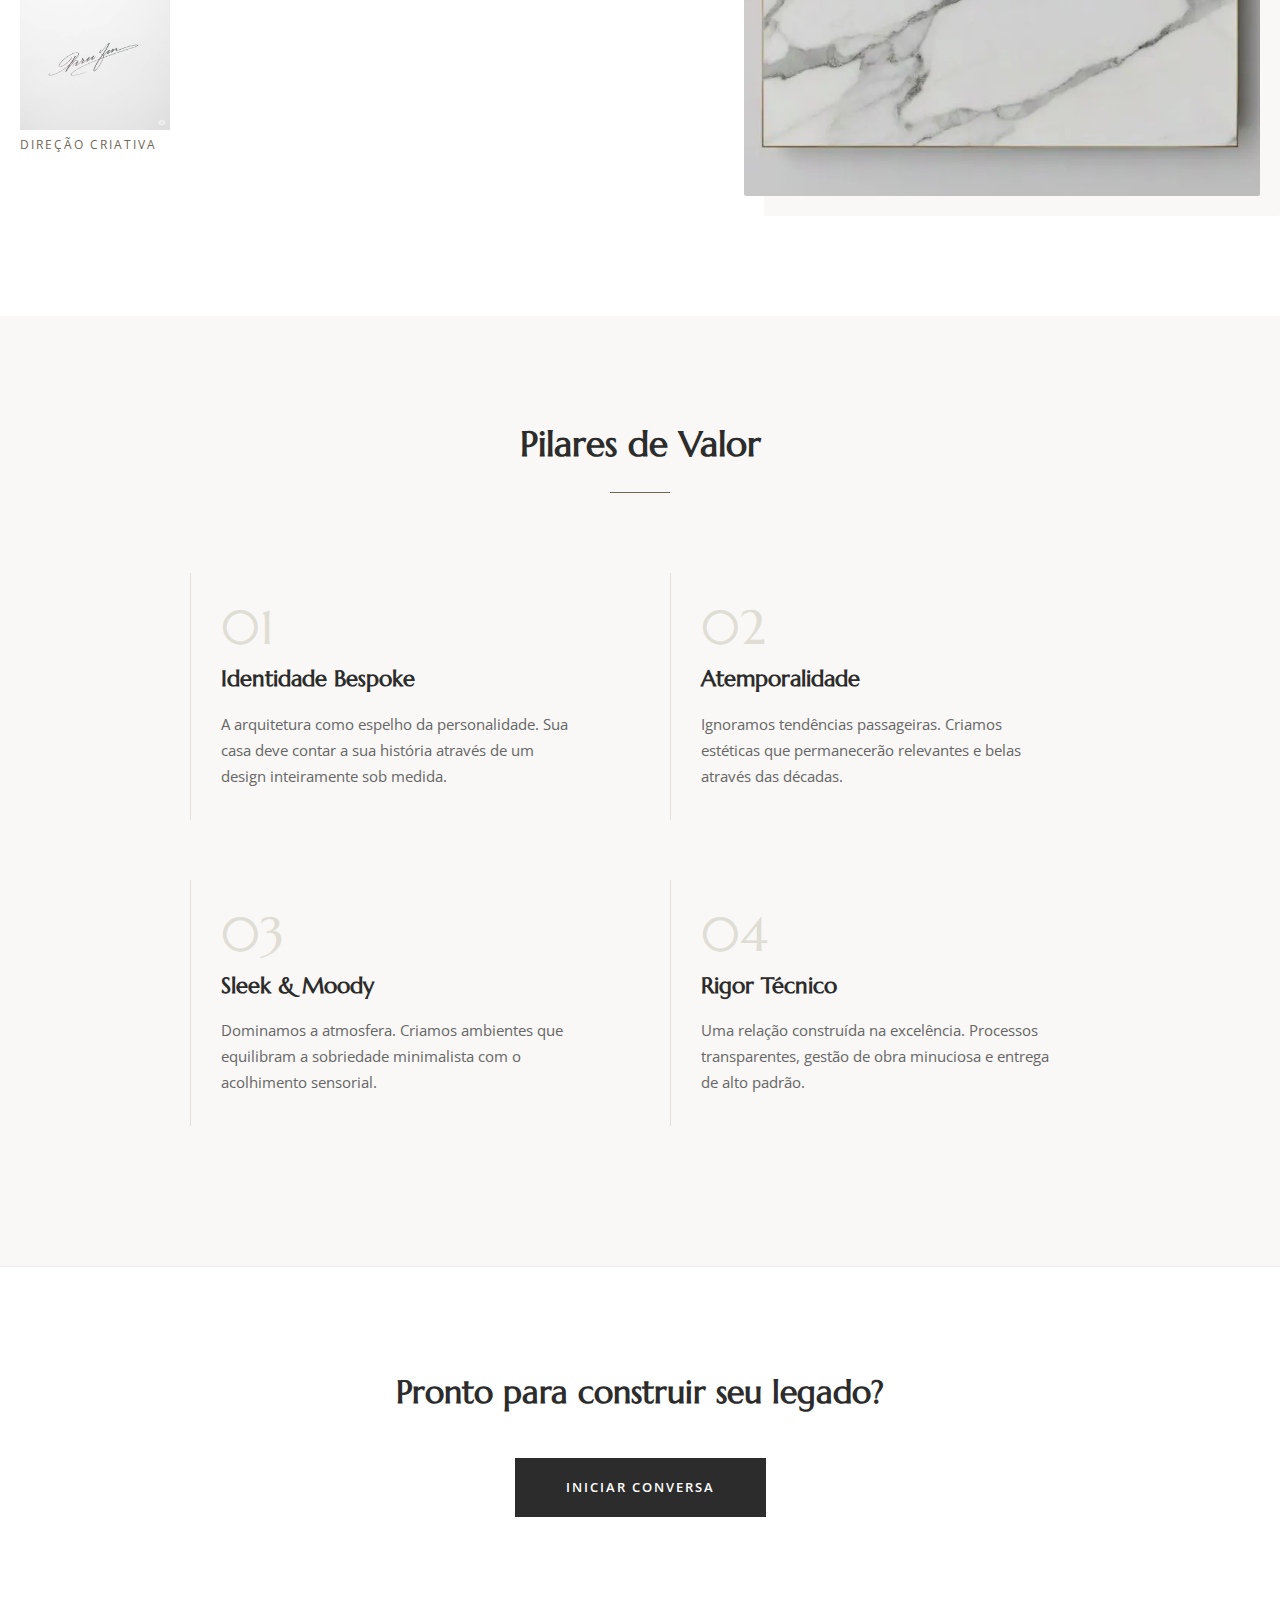
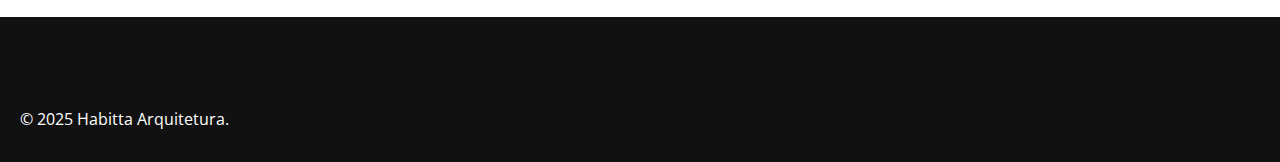
<file: sobre.html>
<!doctypehtml><html lang=pt-BR><meta charset=UTF-8><meta content="width=device-width,initial-scale=1"name=viewport><title>A Essência | Habitta</title><link href=imagem/favicon.ico rel=icon type=image/x-icon><link href=https://fonts.googleapis.com rel=preconnect><link href=https://fonts.gstatic.com rel=preconnect crossorigin><link href="https://fonts.googleapis.com/css2?family=Marcellus&family=Open+Sans:wght@300;400;600&display=swap"rel=stylesheet><link href=css/style.css rel=stylesheet><link href=css/sobre.css rel=stylesheet><header class=header-invert id=header><div class="container header-flex"><h1 class=logo><a href=index.html>HABITTA</a></h1><div class=menu-toggle id=menu-toggle><span></span> <span></span> <span></span></div><nav class=menu id=menu><a href=index.html>Início</a> <a href=projetos.html>Projetos</a> <a href=sobre.html class=active>Sobre</a> <a href=duvidas.html>Dúvidas</a> <a href=contato.html>Contato</a></nav></div></header><section class=page-hero><div class="animar container"><span class=hero-label>O Estúdio</span><h1 class=hero-title>Arquitetura não é sobre<br>paredes. É sobre <em>vida</em>.</h1></div></section><div class="animar full-image-wrapper"><img alt="Interior minimalista Habitta"class=parallax-img src=imagem/banner-sobre.webp></div><section class=narrative-section><div class="container grid-narrative"><div class="animar narrative-col-text"><h2>O Manifesto</h2><p class=lead-text>Na Habitta, a arquitetura é a materialização de um estilo de vida consciente e sofisticado.<p>Nossa abordagem nasce da intersecção entre a elegância atemporal e a funcionalidade <strong>state-of-the-art</strong>. Priorizamos o <strong>Bespoke Design</strong>: cada projeto é uma peça única, esculpida para dialogar com o entorno e com a alma de quem o habita.<p>Acreditamos no luxo do essencial. Nossa curadoria foca em materiais que narram histórias e em espaços que privilegiam a luz natural como elemento construtivo.<div class=signature-block><img alt="Assinatura Arquiteto"class=signature-img src=imagem/signature.webp> <span class=role>Direção Criativa</span></div></div><div class="animar narrative-col-img"><img alt="Curadoria de materiais nobres"class=img-vertical src=imagem/materiais-curadoria.webp></div></section><section class=pillars-section><div class=container><div class="animar section-header-center"><h2>Pilares de Valor</h2><div class=divider-gold></div></div><div class=pillars-grid><div class="animar pillar-card"><span class=pillar-num>01</span><h3>Identidade Bespoke</h3><p>A arquitetura como espelho da personalidade. Sua casa deve contar a sua história através de um design inteiramente sob medida.</div><div class="animar pillar-card"><span class=pillar-num>02</span><h3>Atemporalidade</h3><p>Ignoramos tendências passageiras. Criamos estéticas que permanecerão relevantes e belas através das décadas.</div><div class="animar pillar-card"><span class=pillar-num>03</span><h3>Sleek & Moody</h3><p>Dominamos a atmosfera. Criamos ambientes que equilibram a sobriedade minimalista com o acolhimento sensorial.</div><div class="animar pillar-card"><span class=pillar-num>04</span><h3>Rigor Técnico</h3><p>Uma relação construída na excelência. Processos transparentes, gestão de obra minuciosa e entrega de alto padrão.</div></div></div></section><section class=cta-minimal><div class=container><h2>Pronto para construir seu legado?</h2><a href=contato.html class=btn-luxury-dark>Iniciar Conversa</a></div></section><footer><div class=container><p>© 2025 Habitta Arquitetura.</div></footer><script src=js/script.js></script>
</file>
